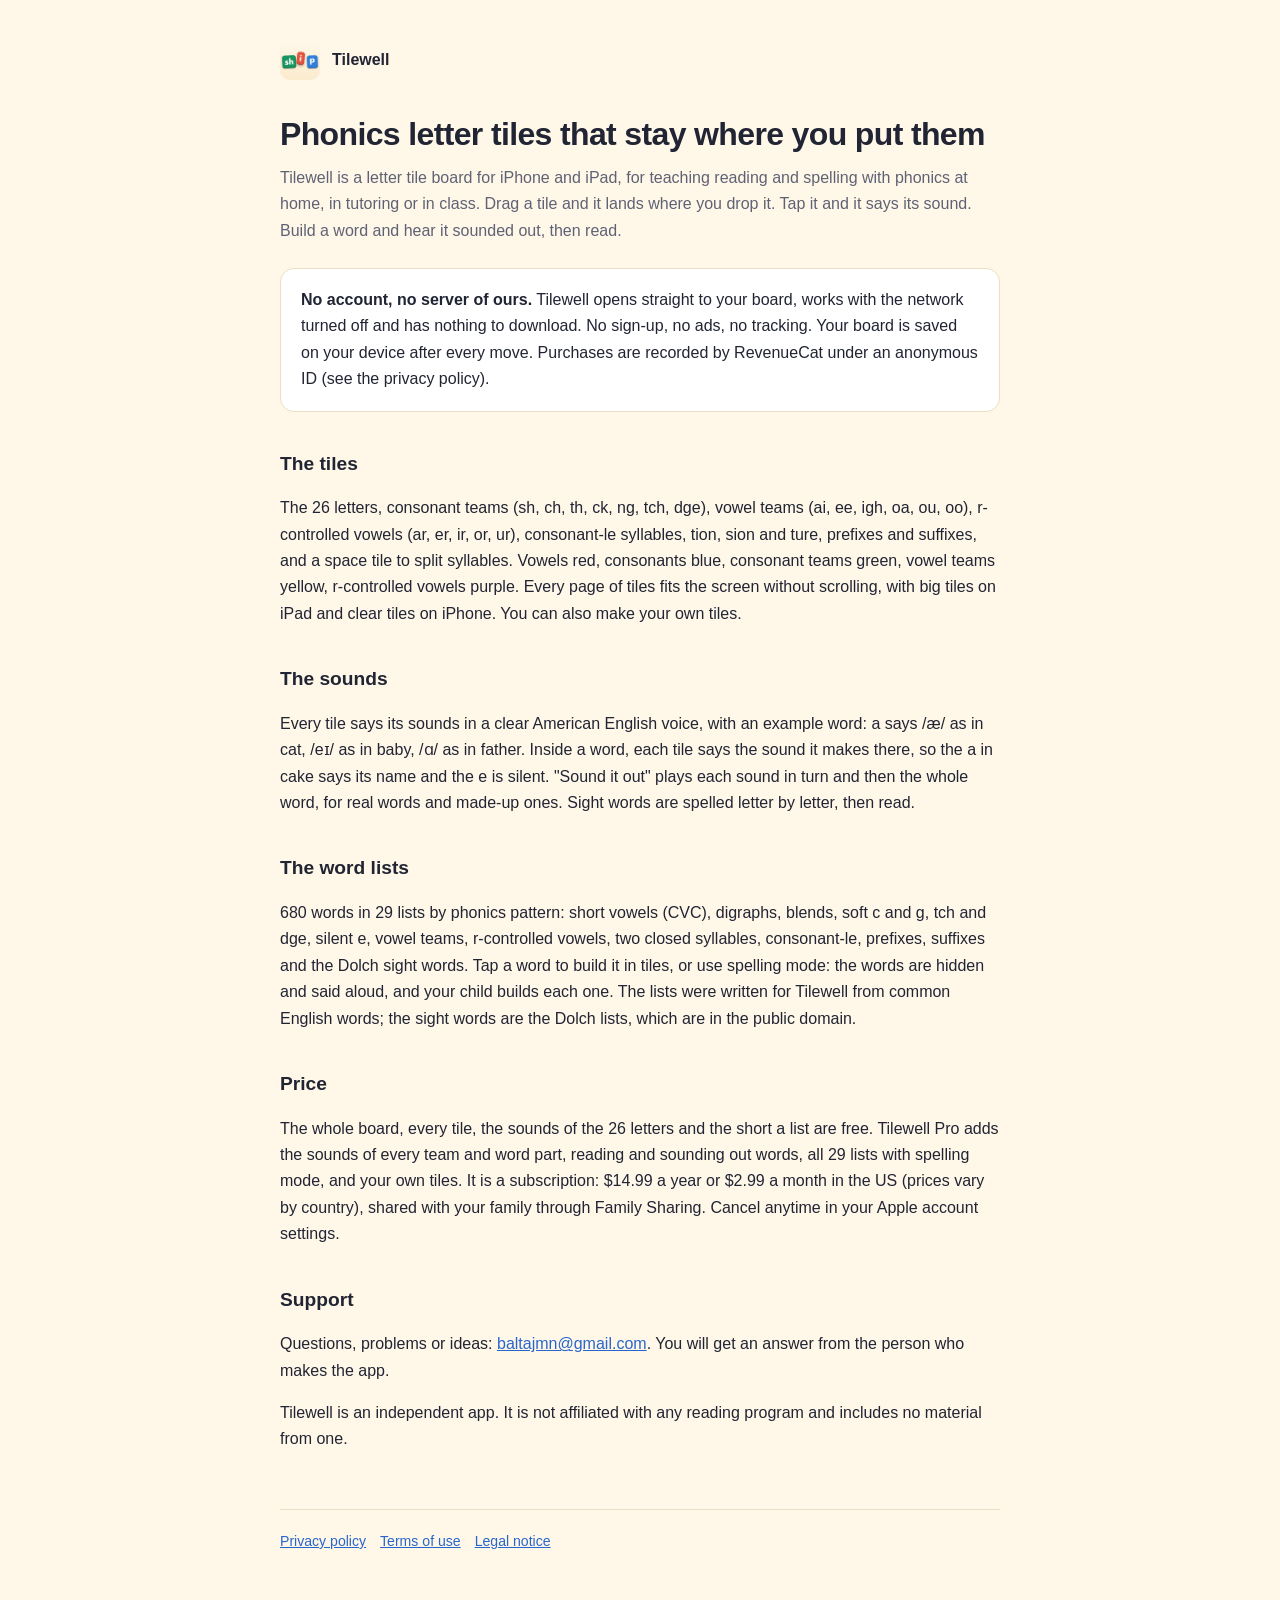
<file: index.html>
<!doctype html>
<html lang="en">
<head>
<meta charset="utf-8">
<meta name="viewport" content="width=device-width, initial-scale=1">
<title>Tilewell: Phonics Letter Tiles for iPhone and iPad</title>
<meta name="description" content="A letter tile board for teaching reading and spelling with phonics: tiles that stay where you drop them, a voice for every sound, 680 words by phonics pattern. For homeschool, tutoring and dyslexia. No account, works offline.">
<link rel="canonical" href="https://tilewell.baltajmn.dev/">
<link rel="icon" href="/tw/icon-64.png" type="image/png">
<link rel="apple-touch-icon" href="/tw/icon-180.png">
<link rel="stylesheet" href="/tw/site.css">
</head>
<body>
<main>
<a class="brand" href="/"><img src="/tw/icon-180.png" alt="">Tilewell</a>
<h1>Phonics letter tiles that stay where you put them</h1>
<p class="lede">Tilewell is a letter tile board for iPhone and iPad, for teaching reading and spelling with phonics at home, in tutoring or in class. Drag a tile and it lands where you drop it. Tap it and it says its sound. Build a word and hear it sounded out, then read.</p>

<div class="box"><p><strong>No account, no server of ours.</strong> Tilewell opens straight to your board, works with the network turned off and has nothing to download. No sign-up, no ads, no tracking. Your board is saved on your device after every move. Purchases are recorded by RevenueCat under an anonymous ID (see the privacy policy).</p></div>

<h2>The tiles</h2>
<p>The 26 letters, consonant teams (sh, ch, th, ck, ng, tch, dge), vowel teams (ai, ee, igh, oa, ou, oo), r-controlled vowels (ar, er, ir, or, ur), consonant-le syllables, tion, sion and ture, prefixes and suffixes, and a space tile to split syllables. Vowels red, consonants blue, consonant teams green, vowel teams yellow, r-controlled vowels purple. Every page of tiles fits the screen without scrolling, with big tiles on iPad and clear tiles on iPhone. You can also make your own tiles.</p>

<h2>The sounds</h2>
<p>Every tile says its sounds in a clear American English voice, with an example word: a says /æ/ as in cat, /eɪ/ as in baby, /ɑ/ as in father. Inside a word, each tile says the sound it makes there, so the a in cake says its name and the e is silent. "Sound it out" plays each sound in turn and then the whole word, for real words and made-up ones. Sight words are spelled letter by letter, then read.</p>

<h2>The word lists</h2>
<p>680 words in 29 lists by phonics pattern: short vowels (CVC), digraphs, blends, soft c and g, tch and dge, silent e, vowel teams, r-controlled vowels, two closed syllables, consonant-le, prefixes, suffixes and the Dolch sight words. Tap a word to build it in tiles, or use spelling mode: the words are hidden and said aloud, and your child builds each one. The lists were written for Tilewell from common English words; the sight words are the Dolch lists, which are in the public domain.</p>

<h2>Price</h2>
<p>The whole board, every tile, the sounds of the 26 letters and the short a list are free. Tilewell Pro adds the sounds of every team and word part, reading and sounding out words, all 29 lists with spelling mode, and your own tiles. It is a subscription: $14.99 a year or $2.99 a month in the US (prices vary by country), shared with your family through Family Sharing. Cancel anytime in your Apple account settings.</p>

<h2>Support</h2>
<p>Questions, problems or ideas: <a href="mailto:baltajmn@gmail.com?subject=Tilewell">baltajmn@gmail.com</a>. You will get an answer from the person who makes the app.</p>
<p>Tilewell is an independent app. It is not affiliated with any reading program and includes no material from one.</p>

<footer><a href="/privacy/">Privacy policy</a><a href="https://www.apple.com/legal/internet-services/itunes/dev/stdeula/">Terms of use</a><a href="/legal.html">Legal notice</a></footer>
</main>
</body>
</html>
</file>
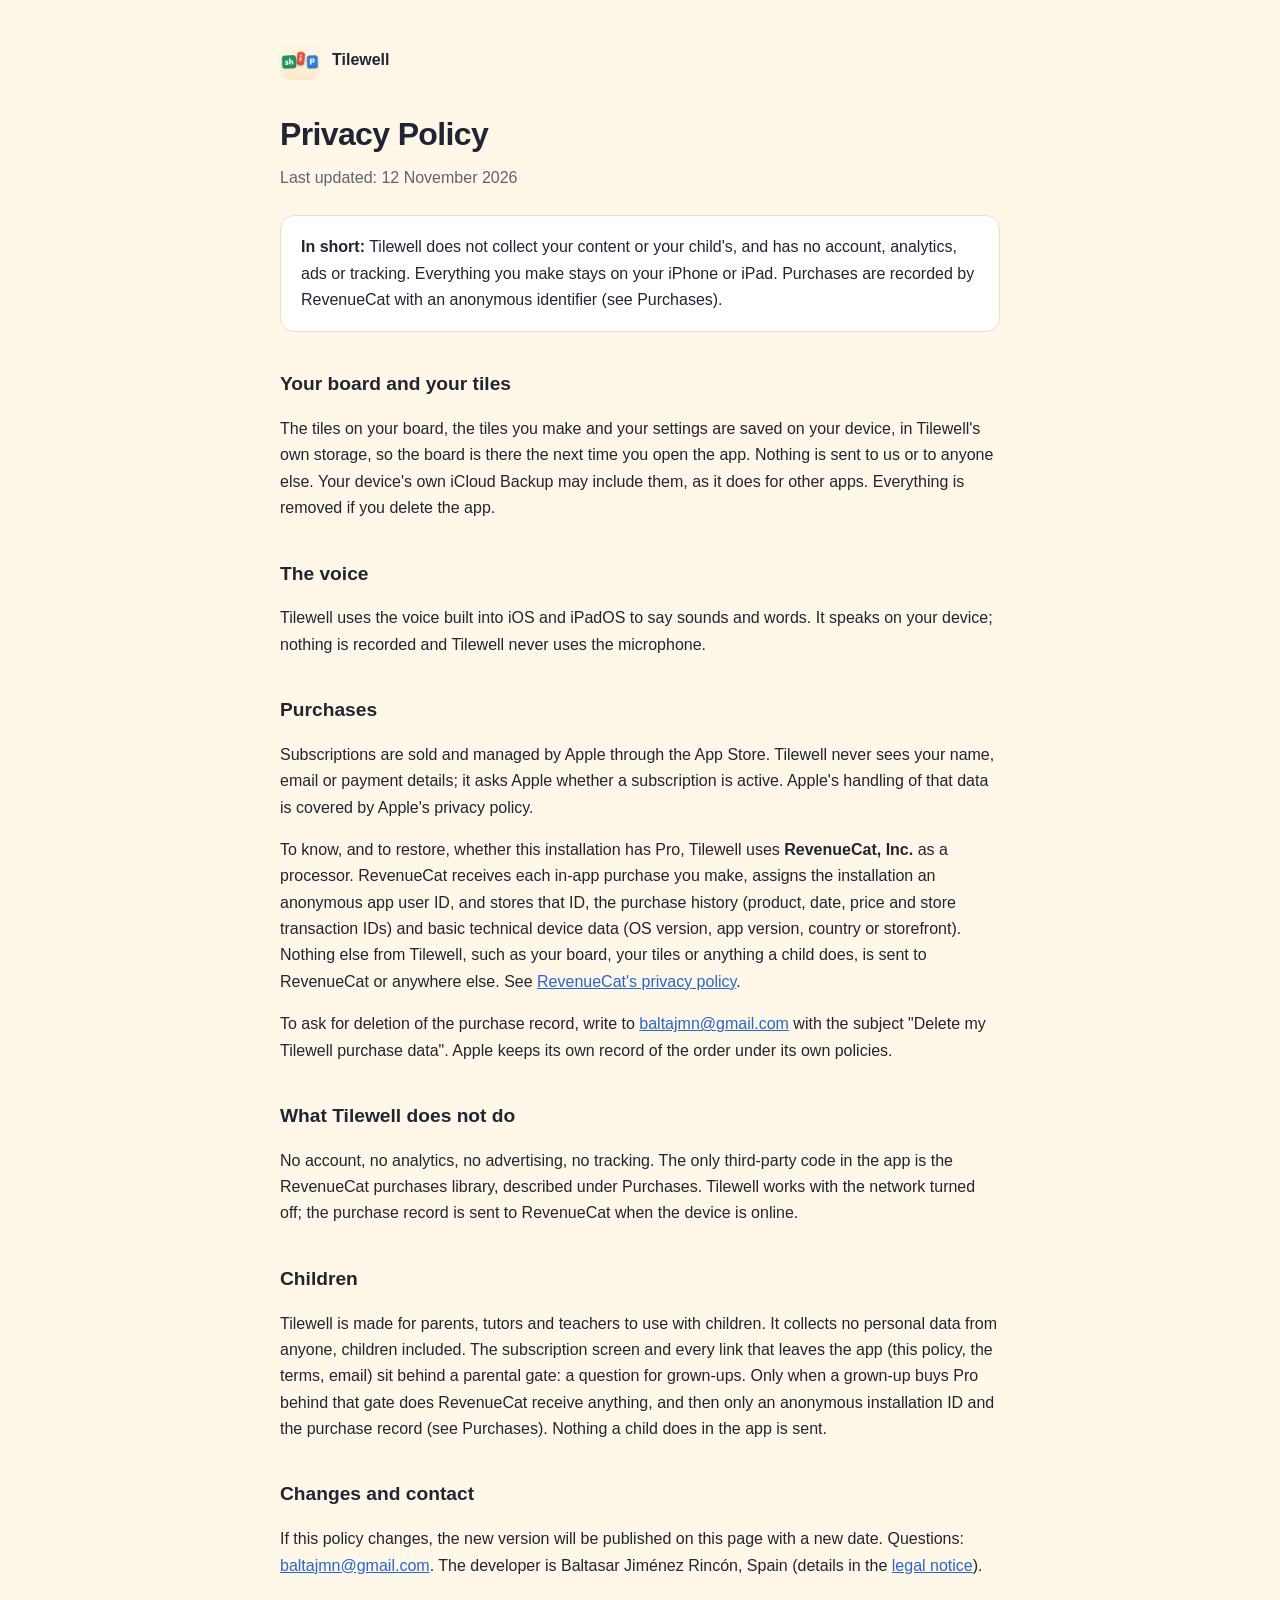
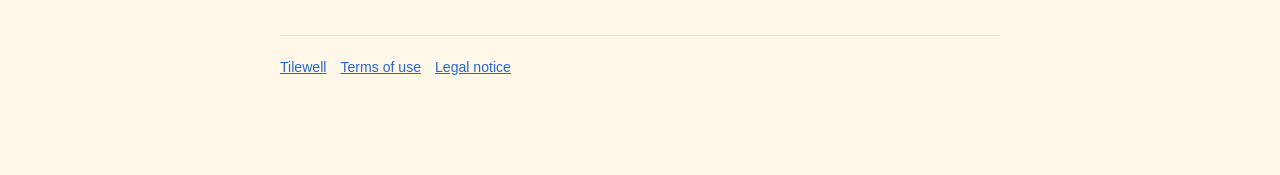
<file: privacy/index.html>
<!doctype html>
<html lang="en">
<head>
<meta charset="utf-8">
<meta name="viewport" content="width=device-width, initial-scale=1">
<title>Tilewell Privacy Policy</title>
<meta name="description" content="Tilewell does not collect your content and has no account, analytics, ads or tracking. Your board and your tiles stay on your device. Purchases are recorded by RevenueCat with an anonymous identifier.">
<link rel="canonical" href="https://tilewell.baltajmn.dev/privacy/">
<link rel="icon" href="/tw/icon-64.png" type="image/png">
<link rel="stylesheet" href="/tw/site.css">
</head>
<body>
<main>
<a class="brand" href="/"><img src="/tw/icon-180.png" alt="">Tilewell</a>
<h1>Privacy Policy</h1>
<p class="lede">Last updated: 12 November 2026</p>

<div class="box"><p><strong>In short:</strong> Tilewell does not collect your content or your child's, and has no account, analytics, ads or tracking. Everything you make stays on your iPhone or iPad. Purchases are recorded by RevenueCat with an anonymous identifier (see Purchases).</p></div>

<h2>Your board and your tiles</h2>
<p>The tiles on your board, the tiles you make and your settings are saved on your device, in Tilewell's own storage, so the board is there the next time you open the app. Nothing is sent to us or to anyone else. Your device's own iCloud Backup may include them, as it does for other apps. Everything is removed if you delete the app.</p>

<h2>The voice</h2>
<p>Tilewell uses the voice built into iOS and iPadOS to say sounds and words. It speaks on your device; nothing is recorded and Tilewell never uses the microphone.</p>

<h2>Purchases</h2>
<p>Subscriptions are sold and managed by Apple through the App Store. Tilewell never sees your name, email or payment details; it asks Apple whether a subscription is active. Apple's handling of that data is covered by Apple's privacy policy.</p>
<p>To know, and to restore, whether this installation has Pro, Tilewell uses <strong>RevenueCat, Inc.</strong> as a processor. RevenueCat receives each in-app purchase you make, assigns the installation an anonymous app user ID, and stores that ID, the purchase history (product, date, price and store transaction IDs) and basic technical device data (OS version, app version, country or storefront). Nothing else from Tilewell, such as your board, your tiles or anything a child does, is sent to RevenueCat or anywhere else. See <a href="https://www.revenuecat.com/privacy" rel="noopener">RevenueCat's privacy policy</a>.</p>
<p>To ask for deletion of the purchase record, write to <a href="mailto:baltajmn@gmail.com?subject=Delete%20my%20Tilewell%20purchase%20data">baltajmn@gmail.com</a> with the subject "Delete my Tilewell purchase data". Apple keeps its own record of the order under its own policies.</p>

<h2>What Tilewell does not do</h2>
<p>No account, no analytics, no advertising, no tracking. The only third-party code in the app is the RevenueCat purchases library, described under Purchases. Tilewell works with the network turned off; the purchase record is sent to RevenueCat when the device is online.</p>

<h2>Children</h2>
<p>Tilewell is made for parents, tutors and teachers to use with children. It collects no personal data from anyone, children included. The subscription screen and every link that leaves the app (this policy, the terms, email) sit behind a parental gate: a question for grown-ups. Only when a grown-up buys Pro behind that gate does RevenueCat receive anything, and then only an anonymous installation ID and the purchase record (see Purchases). Nothing a child does in the app is sent.</p>

<h2>Changes and contact</h2>
<p>If this policy changes, the new version will be published on this page with a new date. Questions: <a href="mailto:baltajmn@gmail.com?subject=Tilewell%20privacy">baltajmn@gmail.com</a>. The developer is Baltasar Jiménez Rincón, Spain (details in the <a href="/legal.html">legal notice</a>).</p>

<footer><a href="/">Tilewell</a><a href="https://www.apple.com/legal/internet-services/itunes/dev/stdeula/">Terms of use</a><a href="/legal.html">Legal notice</a></footer>
</main>
</body>
</html>
</file>
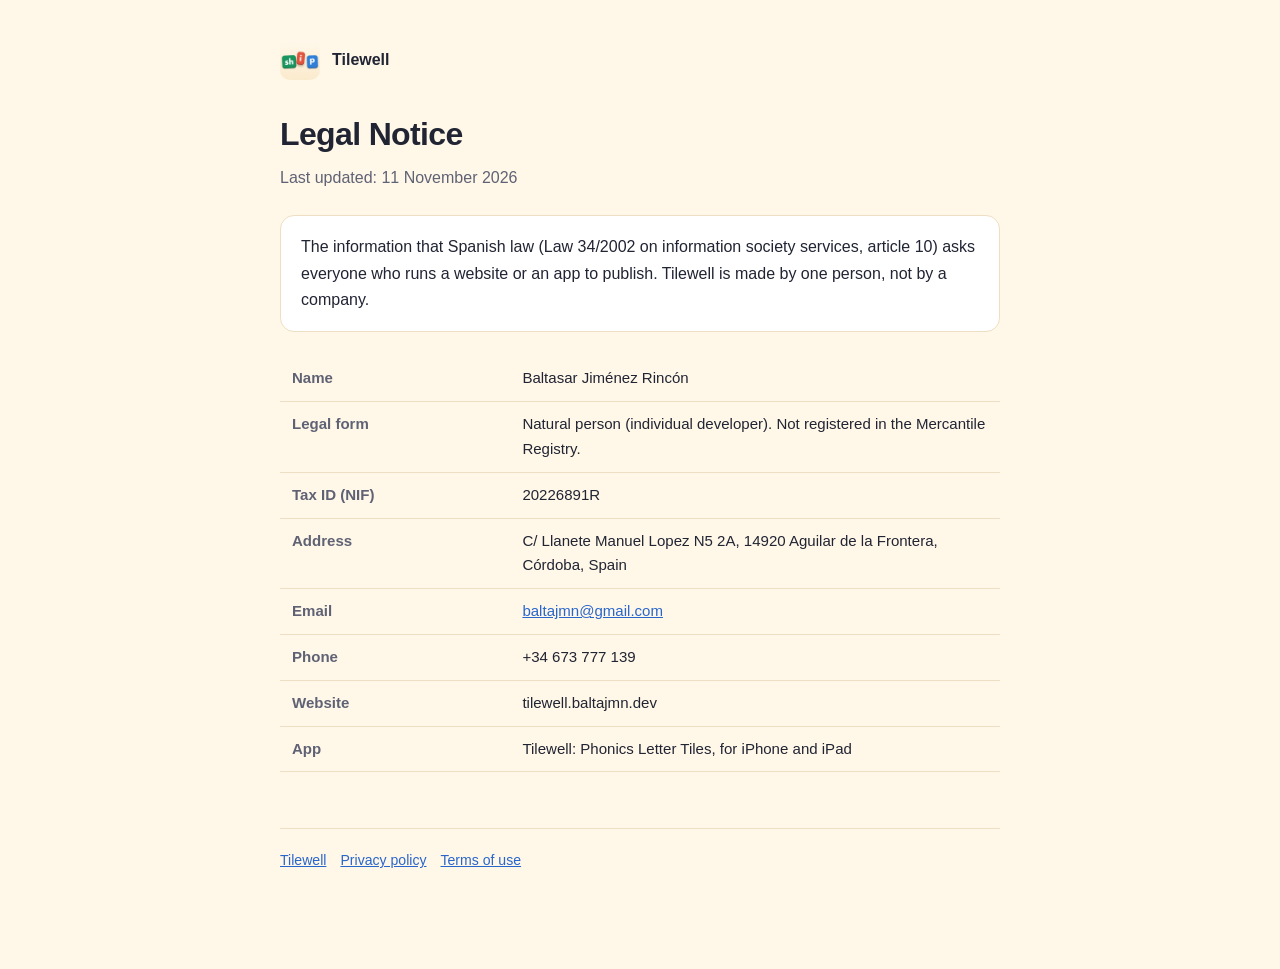
<file: legal.html>
<!doctype html>
<html lang="en">
<head>
<meta charset="utf-8">
<meta name="viewport" content="width=device-width, initial-scale=1">
<title>Tilewell Legal Notice</title>
<meta name="description" content="Legal notice of Tilewell: who makes it and how to get in touch.">
<link rel="canonical" href="https://tilewell.baltajmn.dev/legal.html">
<link rel="icon" href="/tw/icon-64.png" type="image/png">
<link rel="stylesheet" href="/tw/site.css">
</head>
<body>
<main>
<a class="brand" href="/"><img src="/tw/icon-180.png" alt="">Tilewell</a>
<h1>Legal Notice</h1>
<p class="lede">Last updated: 11 November 2026</p>
<div class="box"><p>The information that Spanish law (Law 34/2002 on information society services, article 10) asks everyone who runs a website or an app to publish. Tilewell is made by one person, not by a company.</p></div>
<table>
<tr><th>Name</th><td>Baltasar Jiménez Rincón</td></tr>
<tr><th>Legal form</th><td>Natural person (individual developer). Not registered in the Mercantile Registry.</td></tr>
<tr><th>Tax ID (NIF)</th><td>20226891R</td></tr>
<tr><th>Address</th><td>C/ Llanete Manuel Lopez N5 2A, 14920 Aguilar de la Frontera, Córdoba, Spain</td></tr>
<tr><th>Email</th><td><a href="mailto:baltajmn@gmail.com">baltajmn@gmail.com</a></td></tr>
<tr><th>Phone</th><td>+34 673 777 139</td></tr>
<tr><th>Website</th><td>tilewell.baltajmn.dev</td></tr>
<tr><th>App</th><td>Tilewell: Phonics Letter Tiles, for iPhone and iPad</td></tr>
</table>
<footer><a href="/">Tilewell</a><a href="/privacy/">Privacy policy</a><a href="https://www.apple.com/legal/internet-services/itunes/dev/stdeula/">Terms of use</a></footer>
</main>
</body>
</html>
</file>
<file: tw/site.css>
:root { --bg: #FFF7E8; --surface: #FFFFFF; --ink: #212433; --muted: #5F6274; --line: #EEDFC4; --accent: #2966CC; }
@media (prefers-color-scheme: dark) {
  :root { --bg: #17181F; --surface: #20222B; --ink: #F1EEE6; --muted: #AFAFBC; --line: #343644; --accent: #7FA8F0; }
}
* { box-sizing: border-box; }
body { margin: 0; padding: 40px 20px 96px; background: var(--bg); color: var(--ink);
  font: 16px/1.65 -apple-system, BlinkMacSystemFont, "Segoe UI", Roboto, Helvetica, Arial, sans-serif; }
main { max-width: 720px; margin: 0 auto; }
h1 { font-size: 2rem; font-weight: 650; letter-spacing: -0.02em; margin: 0 0 4px; }
h2 { font-size: 1.2rem; font-weight: 650; margin: 36px 0 8px; }
.brand { display: flex; align-items: center; gap: 12px; margin: 0 0 28px; text-decoration: none; color: var(--ink); font-weight: 650; }
.brand img { width: 40px; height: 40px; border-radius: 10px; }
.lede { color: var(--muted); margin: 0 0 24px; }
.box { background: var(--surface); border: 1px solid var(--line); border-radius: 14px; padding: 18px 20px; margin: 24px 0; }
.box p { margin: 0; }
table { border-collapse: collapse; width: 100%; font-size: 0.94rem; }
th, td { text-align: left; padding: 10px 12px; border-bottom: 1px solid var(--line); vertical-align: top; }
th { color: var(--muted); font-weight: 600; width: 32%; }
a { color: var(--accent); }
footer { color: var(--muted); font-size: 0.88rem; margin-top: 56px; border-top: 1px solid var(--line); padding-top: 20px; }
footer a { margin-right: 14px; }
</file>
